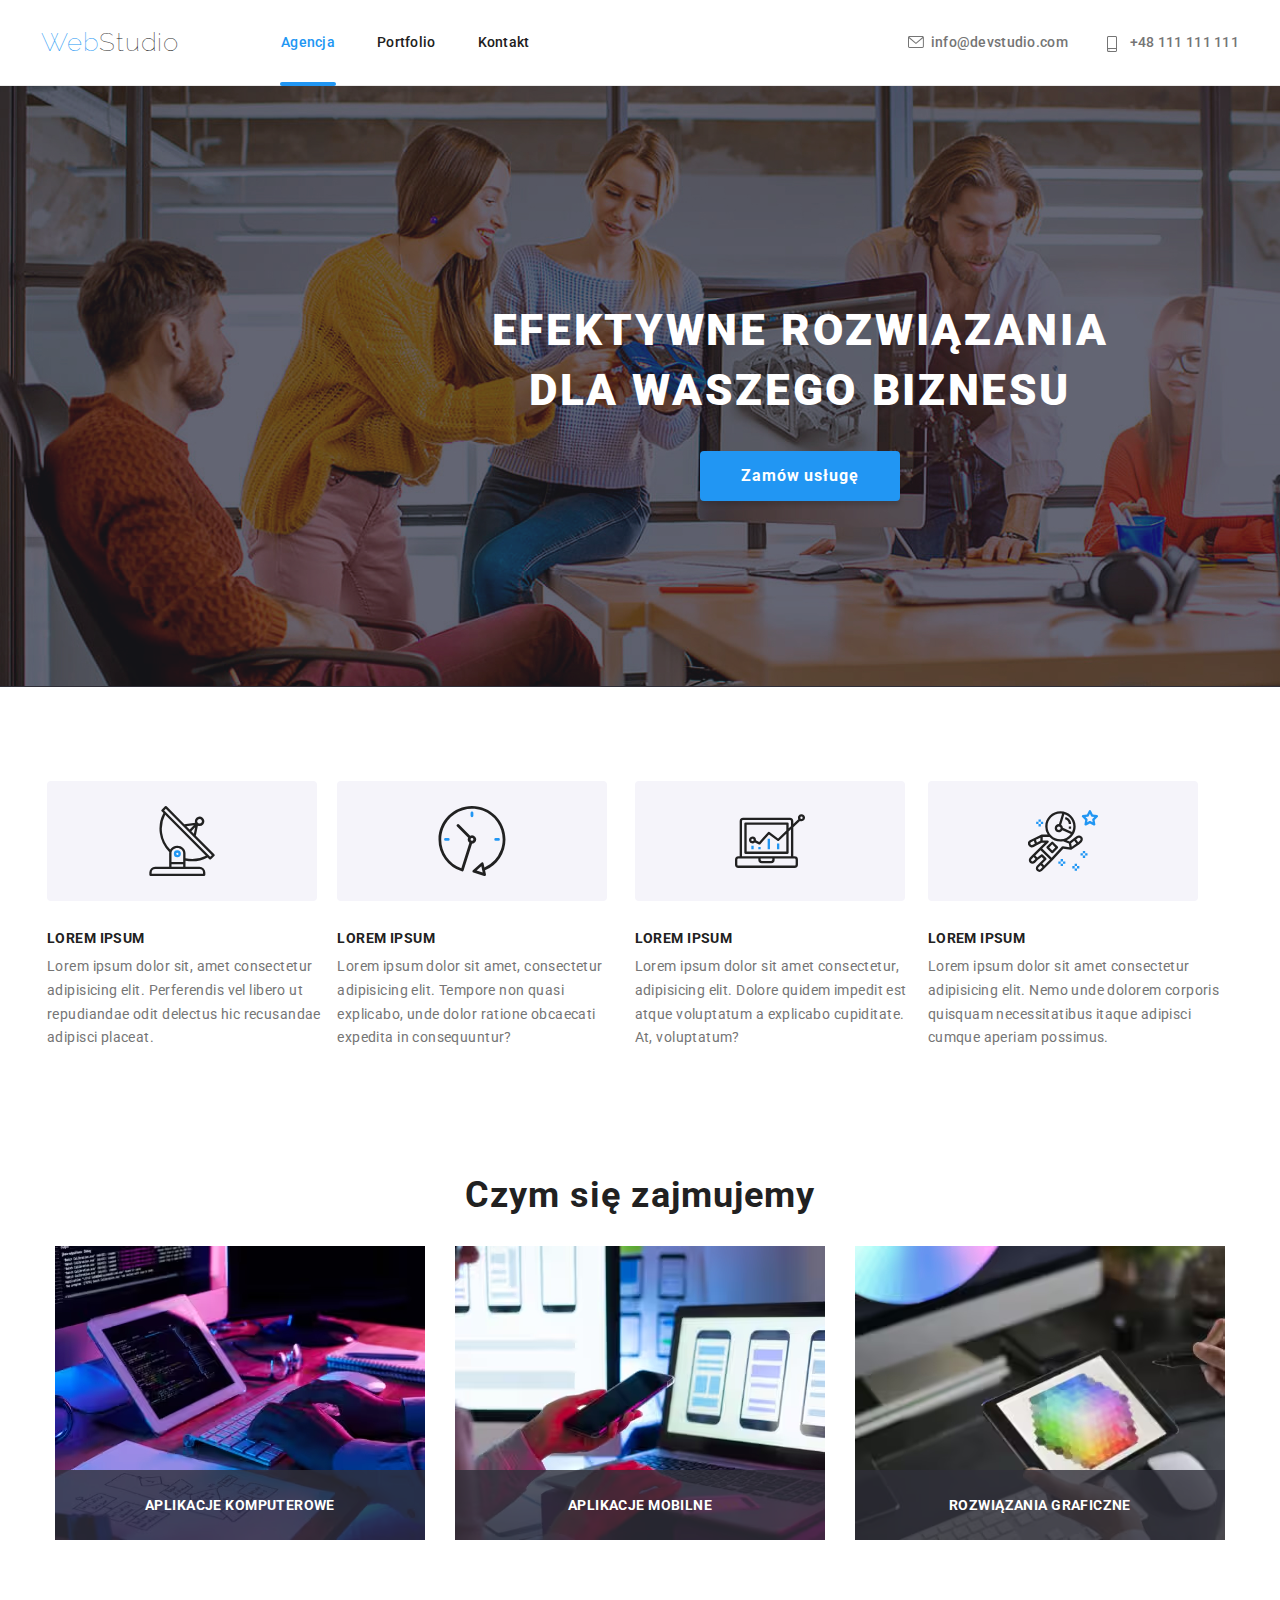
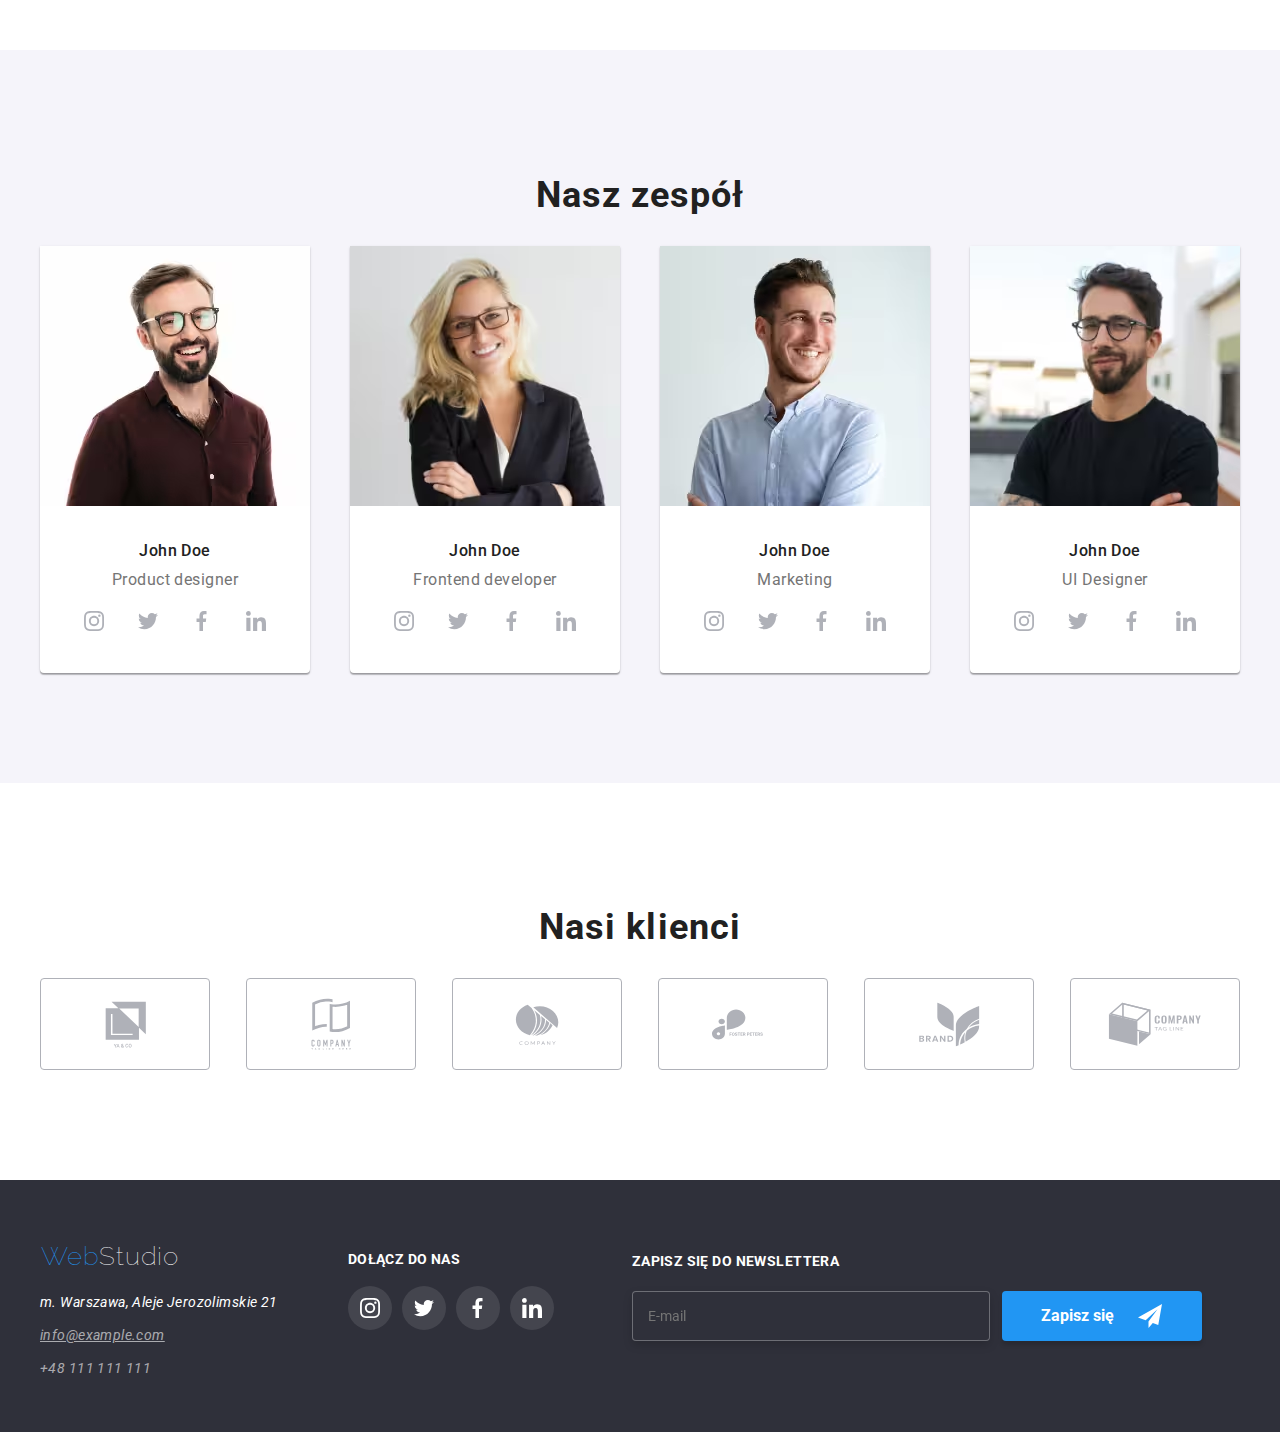
<file: index.html>
<!DOCTYPE html>
<html lang="pl">
  <head>
    <meta charset="UTF-8" />
    <meta http-equiv="X-UA-Compatible" content="IE=edge" />
    <meta name="viewport" content="width=device-width, initial-scale=1.0" />
    <link rel="stylesheet" href="./css/normalize.css" />
    <link rel="stylesheet" href="./css/main.min.css" />
    <link
      rel="stylesheet"
      href="https://fonts.googleapis.com/css?family=Raleway:700|Roboto:400,500,700,900"
    />
    <link rel="shortcut icon" href="#" />
    <title>Studio</title>
  </head>
  <body>

    <div class="modal modal--is-hidden" data-modal>
      <div class="modal__window">
        <!--przycisk zamykania okna modalnego-->
        <button class="modal__close-button" data-modal-close>
          <svg class="modal__close-vector" width="11px" height="11px">
            <use href="./images/icons.svg#icon-close-button"></use>
          </svg>
        </button>
        <!--formularz w oknie modalnym-->
        <div class="modal__form-container">
          <h2 class="modal__form-title">Zostaw swoje dane w formularzu poniżej</h2>
          <form name="modal__form">
          <ul class="modal__form-items-list">
            <li class="modal__form-item"><!--Imie form-modal-->
            <label class="modal__form-label" for="username">
              Imie
              <div class="modal__form-input">
               <svg class="modal__form-vector" width="12px" height="12px">
                <use href="./images/icons.svg#icon-name_icon_modal">
                </use>
                </svg><input class="modal_form-input" type="text" id="username" name="username"/>
                </div>
            </label>
          </li>
            <li class="modal__form-item"><!--Numer telefonu form-modal-->
              <label class="modal__form-label" for="phone-number">Telefon
                <div class="modal__form-input">
          <svg class="modal__form-vector" width="13px" height="13px">
                <use href="./images/icons.svg#icon-phone_icon_modal"></use>
          </svg>
          <input class="modal_form-input" type="text" id="phone-number" name="phone-number"/>
          </div></label>
          </li>
            <li class="modal__form-item"><!--E-mail form-modal-->
              <label class="modal__form-label" for="email">Email
                <div class="modal__form-input">
          <svg class="modal__form-vector" width="15px" height="12px">
                <use href="./images/icons.svg#icon-email_icon_modal"></use>
          </svg>
          <input class="modal_form-input" type="text" id="email" name="email"/>
          </div>
          </label>
            </li>
            <li class="modal__form-item"><!--Komentarz form-modal-->
              <label class="modal__form-label" for="user-description">Komentarz
         <textarea class="modal__form-textarea" name="user-description" id="user-description" cols="30" rows="10" placeholder="Wprowadź tekst"></textarea>
         </label>
          </li>
          </ul>
          <!--Checkbox i zgoda Regulaminu form-modal-->
          <label class="modal__form-agreement" for="checkbox">
              <input class="modal__form-input-checkbox" name="checkbox" id="checkbox" type="checkbox">
              <div class="modal__checkbox-icon">
                <svg class="modal__checkbox-vector" width="11px" height="8px">
                <use href="./images/icons.svg#icon-checkbox_modal"></use>
                </svg>
              </div>
              </input>
            <span class="modal__form-agreement-text">Oświadczam iż akceptuję <a class="modal__form-agreement-text-link" href="">Regulamin</a> i <a class="modal__form-agreement-text-link" href="">Politykę Prywatności.</a></span>
          </label>
          <button class="modal__form-button" type="submit">Wyślij</button>
          </form>
        </div>
      </div>
    </div>

    <header class="main-page-header">
      <div class="main-page-header__container">
        <div class="main-page-header__menu">
          <a class="main-page-header__logo-link" href="index.html" rel="noopener noreferrer nofollow">
            <p class="main-page-header__logo">
              <span class="main-page-header__logo--blue-text">Web</span>
              <span class="main-page-header__logo--black-text">Studio</span>
            </p>
          </a>
          <nav class="page-nav">
            <!--Nawigacja strony-->
            <div class="page-nav__element">
              <a
                class="page-nav__link page-nav__link--active"
                href="index.html"
                rel="noopener noreferrer nofollow"
                >Agencja</a
              >
            </div>
            <div class="page-nav__element">
              <a class="page-nav__link" href="portfolio.html" rel="noopener noreferrer nofollow"
                >Portfolio
              </a>
            </div>
            <div class="page-nav__element">
              <a class="page-nav__link" href="./kontakt" rel="noopener noreferrer nofollow">Kontakt</a>
            </div>
          </nav>
        </div>
        <div class="main-page-header__contact">
          <!--Dane kontaktowe-->
          <ul class="main-page-header__contact-items contact-top">
            <li class="main-page-header__contact-item">
              <a class="main-page-header__contact-link" href="mailto:info@devstudio.com">
                <svg class="main-page-header__contact-vector" width="16px" height="12px">
                  <use href="./images/icons.svg#icon-mail"></use>
                </svg>
                info@devstudio.com
              </a>
            </li>
            <li class="main-page-header__contact-item">
              <a class="main-page-header__contact-link" href="tel:+48111111111">
                <svg class="main-page-header__contact-vector" width="10px" height="16px">
                  <use href="./images/icons.svg#icon-tel"></use>
                </svg>
                +48 111 111 111
              </a>
            </li>
          </ul>
        </div>
      </div>
    </header>
    <main class="main-content">
      <div class="main-content__order">
        <!--Treść z głównym nagłówkiem i przyciskiem-->
        <div class="main-content__order_container">
          <ul class="main-content__order_items">
            <li class="main-content__order_item">
              <h1>
                <span class="main-content__order_item--white-text"
                  >EFEKTYWNE ROZWIĄZANIA<br />
                  DLA WASZEGO BIZNESU</span
                >
              </h1>
            </li>
            <li class="main-content__order_item">
              <button class="main-content__order_item_button" type="button" data-modal-open>
                Zamów usługę
              </button>
            </li>
          </ul>
        </div>
      </div>
      <div class="main-content_main-container main_container">
        <div class="main-container_content">
          <ul class="main-container_items-list">
            <li class="main-container_item">
              <div class="main-container_item-vector">
                <svg width="70px" height="70px">
                  <use href="./images/icons.svg#icon-antenna1"></use>
                </svg>
              </div>
              <h4 class="main-container_item-title">LOREM IPSUM</h4>
              <p class="main-container_item-text">
                Lorem ipsum dolor sit, amet consectetur adipisicing elit.
                Perferendis vel libero ut repudiandae odit delectus hic
                recusandae adipisci placeat.
              </p>
            </li>
            <li class="main-container_item">
              <div class="main-container_item-vector">
                <svg width="70px" height="70px">
                  <use href="./images/icons.svg#icon-clock1"></use>
                </svg>
              </div>
              <h4 class="main-container_item-title">LOREM IPSUM</h4>
              <p class="main-container_item-text">
                Lorem ipsum dolor sit amet, consectetur adipisicing elit.
                Tempore non quasi explicabo, unde dolor ratione obcaecati
                expedita in consequuntur?
              </p>
            </li>
            <li class="main-container_item">
              <div class="main-container_item-vector">
                <svg width="70px" height="70px">
                  <use href="./images/icons.svg#icon-diagram1"></use>
                </svg>
              </div>
              <h4 class="main-container_item-title">LOREM IPSUM</h4>
              <p class="main-container_item-text">
                Lorem ipsum dolor sit amet consectetur, adipisicing elit. Dolore
                quidem impedit est atque voluptatum a explicabo cupiditate. At,
                voluptatum?
              </p>
            </li>
            <li class="main-container_item">
              <div class="main-container_item-vector">
                <svg width="70px" height="70px">
                  <use href="./images/icons.svg#icon-astronaut1"></use>
                </svg>
              </div>
              <h4 class="main-container_item-title">LOREM IPSUM</h4>
              <p class="main-container_item-text">
                Lorem ipsum dolor sit amet consectetur adipisicing elit. Nemo
                unde dolorem corporis quisquam necessitatibus itaque adipisci
                cumque aperiam possimus.
              </p>
            </li>
          </ul>
        </div>
        <div class="main-content_profession profession">
          <h2 class="profession__title">Czym się zajmujemy</h2>
          <ul class="profession__items-list">
            <li class="profession__item">
              <!--Obraz po lewej-->
              <div class="profession__item-container">
                <div class="profession__item-content">
                  <p class="profession__item-title">APLIKACJE KOMPUTEROWE</p>
                </div>
                <picture>
                  <source
                    srcset="./images/picleft.avif"
                    type="image/avif"
                    width="370"
                    height="294"
                  />
                  <source
                    srcset="./images/picleft.png"
                    type="image/png"
                    width="370"
                    height="294"
                  />
                  <img
                    src="./images/picleft.jpg"
                    alt="Pisanie kodu to nasza pasja"
                    width="370"
                    height="294"
                  />
                </picture>
              </div>
            </li>
            <li class="profession__item">
              <!--Obraz w środku-->
              <div class="profession__item-container">
                <div class="profession__item-content">
                  <p class="profession__item-title">APLIKACJE MOBILNE</p>
                </div>
                <picture>
                  <source
                    srcset="./images/piccenter.avif"
                    type="image/avif"
                    width="370"
                    height="294"
                  />
                  <source
                    srcset="./images/piccenter.png"
                    type="image/png"
                    width="370"
                    height="294"
                  />
                  <img
                    src="./images/piccenter.jpg"
                    alt="Responsywność stron internetowych dostosowana do urządzeń"
                    width="370"
                    height="294"
                  />
                </picture>
              </div>
            </li>
            <li class="profession__item">
              <!--Obraz po prawej-->
              <div class="profession__item-container">
                <div class="profession__item-content">
                  <p class="profession__item-title">ROZWIĄZANIA GRAFICZNE</p>
                </div>
                <picture>
                  <source
                    srcset="./images/picright.avif"
                    type="image/avif"
                    width="370"
                    height="294"
                  />
                  <source
                    srcset="./images/picright.png"
                    type="image/png"
                    width="370"
                    height="294"
                  />
                  <img
                    src="./images/picright.jpg"
                    alt="Design i kolorystyka naszych stron zadowoli nawet najbardziej wymagających"
                    width="370"
                    height="294"
                  />
                </picture>
              </div>
            </li>
          </ul>
        </div>
      </div>
      <div class="main-content__team team">
        <div class="team__container">
          <h2 class="team__title">Nasz zespół</h2>
          <ul class="team__items-list">
            <li class="team__item">
              <!--Osoba 1-->
              <picture>
                <source
                  srcset="./images/team1.avif"
                  type="image/avif"
                  width="270"
                  height="260"
                />
                <source
                  srcset="./images/team1.png"
                  type="image/png"
                  width="270"
                  height="260"
                />
                <img
                  src="./images/team1.jpg"
                  alt="Uśmiechnięty Joe Doe w okularach i polo"
                  width="270"
                  height="260"
                />
              </picture>
              <!--Opis osoby 1-->
              <h4 class="team__item-name">John Doe</h4>
              <p class="team__item-description">Product designer</p>
              <ul class="team__socials-list">
                <li class="team__socials-item">
                  <svg class="team__socials-vector" width="20px" height="20px">
                    <use href="./images/icons.svg#icon-instagram"></use>
                  </svg>
                </li>
                <li class="team__socials-item">
                  <svg class="team__socials-vector" width="20px" height="20px">
                    <use href="./images/icons.svg#icon-twitter"></use>
                  </svg>
                </li>
                <li class="team__socials-item">
                  <svg class="team__socials-vector" width="20px" height="20px">
                    <use href="./images/icons.svg#icon-facebook"></use>
                  </svg>
                </li>
                <li class="team__socials-item">
                  <svg class="team__socials-vector" width="20px" height="20px">
                    <use href="./images/icons.svg#icon-linkedin"></use>
                  </svg>
                </li>
              </ul>
            </li>
            <li class="team__item">
              <!--Osoba 2-->
              <picture>
                <source
                  srcset="./images/team2.avif"
                  type="image/avif"
                  width="270"
                  height="260"
                />
                <source
                  srcset="./images/team2.png"
                  type="image/png"
                  width="270"
                  height="260"
                />
                <img
                  src="./images/team2.jpg"
                  alt="Pewna siebie blond włosa Joe w żakiecie"
                  width="270"
                  height="260"
                />
              </picture>
              <!--Opis osoby 2-->
              <h4 class="team__item-name">John Doe</h4>
              <p class="team__item-description">Frontend developer</p>
              <ul class="team__socials-list">
                <li class="team__socials-item">
                  <svg class="team__socials-vector" width="20px" height="20px">
                    <use href="./images/icons.svg#icon-instagram"></use>
                  </svg>
                </li>
                <li class="team__socials-item">
                  <svg class="team__socials-vector" width="20px" height="20px">
                    <use href="./images/icons.svg#icon-twitter"></use>
                  </svg>
                </li>
                <li class="team__socials-item">
                  <svg class="team__socials-vector" width="20px" height="20px">
                    <use href="./images/icons.svg#icon-facebook"></use>
                  </svg>
                </li>
                <li class="team__socials-item">
                  <svg class="team__socials-vector" width="20px" height="20px">
                    <use href="./images/icons.svg#icon-linkedin"></use>
                  </svg>
                </li>
              </ul>
            </li>
            <li class="team__item">
              <!--Osoba 3-->
              <picture>
                <source
                  srcset="./images/team3.avif"
                  type="image/avif"
                  width="270"
                  height="260"
                />
                <source
                  srcset="./images/team3.png"
                  type="image/png"
                  width="270"
                  height="260"
                />
                <img
                  src="./images/team3.jpg"
                  alt="Szczęśliwy Joe w jasnej koszuli"
                  width="270"
                  height="260"
                />
              </picture>
              <!--Opis osoby 3-->
              <h4 class="team__item-name">John Doe</h4>
              <p class="team__item-description">Marketing</p>
              <ul class="team__socials-list">
                <li class="team__socials-item">
                  <svg class="team__socials-vector" width="20px" height="20px">
                    <use href="./images/icons.svg#icon-instagram"></use>
                  </svg>
                </li>
                <li class="team__socials-item">
                  <svg class="team__socials-vector" width="20px" height="20px">
                    <use href="./images/icons.svg#icon-twitter"></use>
                  </svg>
                </li>
                <li class="team__socials-item">
                  <svg class="team__socials-vector" width="20px" height="20px">
                    <use href="./images/icons.svg#icon-facebook"></use>
                  </svg>
                </li>
                <li class="team__socials-item">
                  <svg class="team__socials-vector" width="20px" height="20px">
                    <use href="./images/icons.svg#icon-linkedin"></use>
                  </svg>
                </li>
              </ul>
            </li>
            <li class="team__item">
              <!--Osoba 4-->
              <picture>
                <source
                  srcset="./images/team4.avif"
                  type="image/avif"
                  width="270"
                  height="260"
                />
                <source
                  srcset="./images/team4.png"
                  type="image/png"
                  width="270"
                  height="260"
                />
                <img
                  src="./images/team4.jpg"
                  alt="Zadowolony Joe w okularach i t-shircie"
                  width="270"
                  height="260"
                />
              </picture>
              <!--Opis osoby 4-->
              <h4 class="team__item-name">John Doe</h4>
              <p class="team__item-description">UI Designer</p>
              <ul class="team__socials-list">
                <li class="team__socials-item">
                  <svg class="team__socials-vector" width="20px" height="20px">
                    <use href="./images/icons.svg#icon-instagram"></use>
                  </svg>
                </li>
                <li class="team__socials-item">
                  <svg class="team__socials-vector" width="20px" height="20px">
                    <use href="./images/icons.svg#icon-twitter"></use>
                  </svg>
                </li>
                <li class="team__socials-item">
                  <svg class="team__socials-vector" width="20px" height="20px">
                    <use href="./images/icons.svg#icon-facebook"></use>
                  </svg>
                </li>
                <li class="team__socials-item">
                  <svg class="team__socials-vector" width="20px" height="20px">
                    <use href="./images/icons.svg#icon-linkedin"></use>
                  </svg>
                </li>
              </ul>
            </li>
          </ul>
        </div>
      </div>
      <div class="main-content__clients clients">
        <div class="clients__container">
          <h2 class="clients__title">Nasi klienci</h2>
          <ul class="clients__items-list">
            <li class="clients__item">
              <!--Pierwszy klient--><svg class="clients__item-vector" width="41px" height="47px">
                <use href="./images/icons.svg#icon-company1"></use>
              </svg>
            </li>
            <li class="clients__item">
              <!--Drugi klient--><svg class="clients__item-vector" width="40px" height="52px">
                <use href="./images/icons.svg#icon-company2"></use>
              </svg>
            </li>
            <li class="clients__item">
              <!--Trzeci klient--><svg class="clients__item-vector" width="44px" height="41px">
                <use href="./images/icons.svg#icon-company3"></use>
              </svg>
            </li>
            <li class="clients__item">
              <!--Czwarty klient--><svg class="clients__item-vector" width="63px" height="45px">
                <use href="./images/icons.svg#icon-company4"></use>
              </svg>
            </li>
            <li class="clients__item">
              <!--Piąty klient--><svg class="clients__item-vector" width="63px" height="45px">
                <use href="./images/icons.svg#icon-company5"></use>
              </svg>
            </li>
            <li class="clients__item">
              <!--Szósty klient--><svg class="clients__item-vector" width="94px" height="44px">
                <use href="./images/icons.svg#icon-company6"></use>
              </svg>
            </li>
          </ul>
        </div>
      </div>
    </main>
    <footer class="page-footer">
      <div class="page-footer__container">
        <div class="page-footer__contact">
          <a class="page-footer__logo-link" href="index.html" rel="noopener noreferrer nofollow">
            <p class="page-footer__logo">
              <span class="page-footer__logo-blue">Web</span
              ><span class="page-footer__logo-white">Studio</span>
            </p>
          </a>
          <address class="page-footer__address address">
            <!--Dane kontaktowe stopka-->
            <p class="address__address">
              m. Warszawa, Aleje Jerozolimskie 21
            </p>
            <p class="address__mail">info@example.com</p>
            <p class="address__tel">+48 111 111 111</p>
          </address>
        </div>
        <div class="page-footer__middle">
          <p class="page-footer__middle-title">DOŁĄCZ DO NAS</p>
          <ul class="page-footer__socials-list">
            <li class="page-footer__socials-item">
              <svg class="page-footer__socials-vector" width="20px" height="20px">
                <use href="./images/icons.svg#icon-instagram"></use>
              </svg>
            </li>
            <li class="page-footer__socials-item">
              <svg class="page-footer__socials-vector" width="20px" height="20px">
                <use href="./images/icons.svg#icon-twitter"></use>
              </svg>
            </li>
            <li class="page-footer__socials-item">
              <svg class="page-footer__socials-vector" width="20px" height="20px">
                <use href="./images/icons.svg#icon-facebook"></use>
              </svg>
            </li>
            <li class="page-footer__socials-item">
              <svg class="page-footer__socials-vector" width="20px" height="20px">
                <use href="./images/icons.svg#icon-linkedin"></use>
              </svg>
            </li>
          </ul>
        </div>
        <div class="page-footer__right">
          <form name="page-footer__form-footer form-footer">
            <label class="form-footer__label" for="email-newsletter">ZAPISZ SIĘ DO NEWSLETTERA
            <div class="form-footer__container">
              <input class="form-footer__input" type="email" id="email" text="E-mail" name="email-newsletter" placeholder="E-mail"/>
            </label>
            <button class="form-footer__button" type="submit" name="email-newsletter">
              <p>Zapisz się</p>
              <svg class="form-footer__vector" width="24px" height="24px">
                <use href="./images/icons.svg#icon-send_icon_footer"></use>
              </svg>
            </button></div>
          </form>
        </div>
      </div>
    </footer>
    <script src="./js/modal.js"></script>
  </body>
</html>
</file>
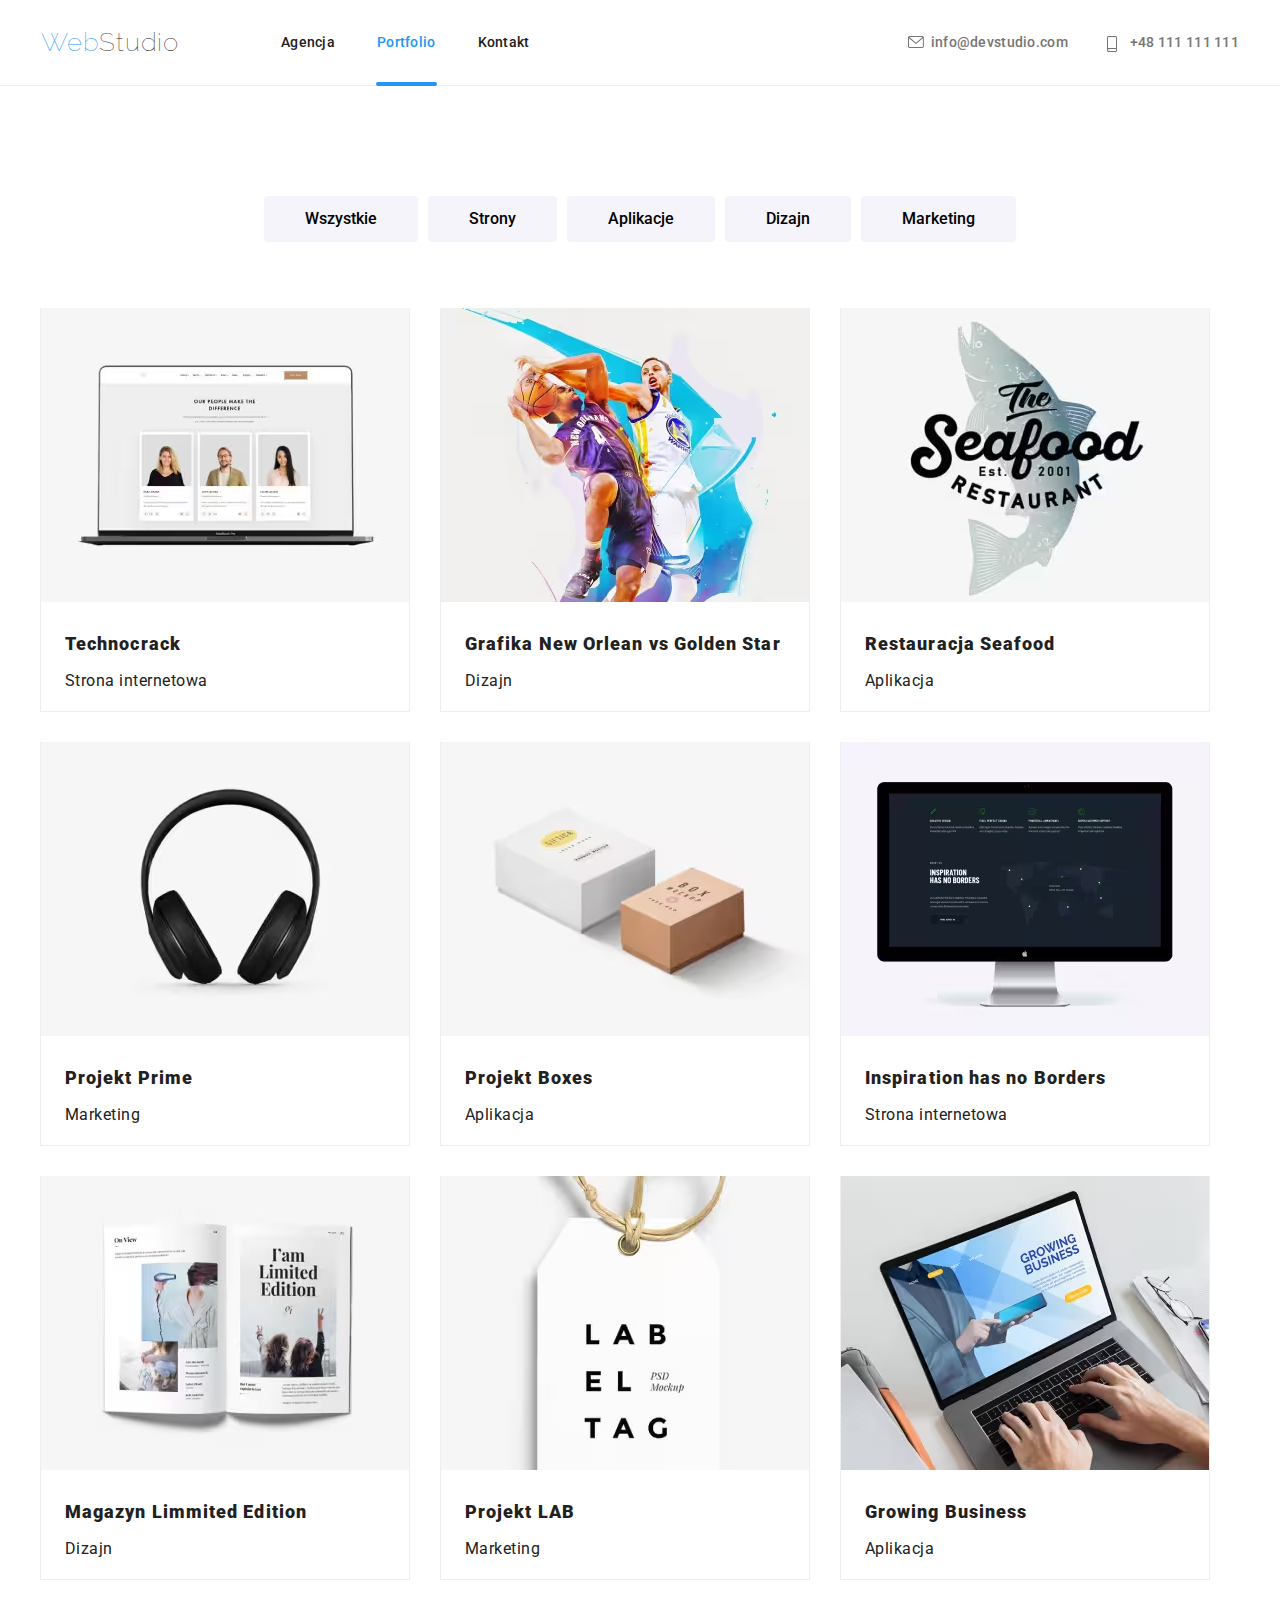
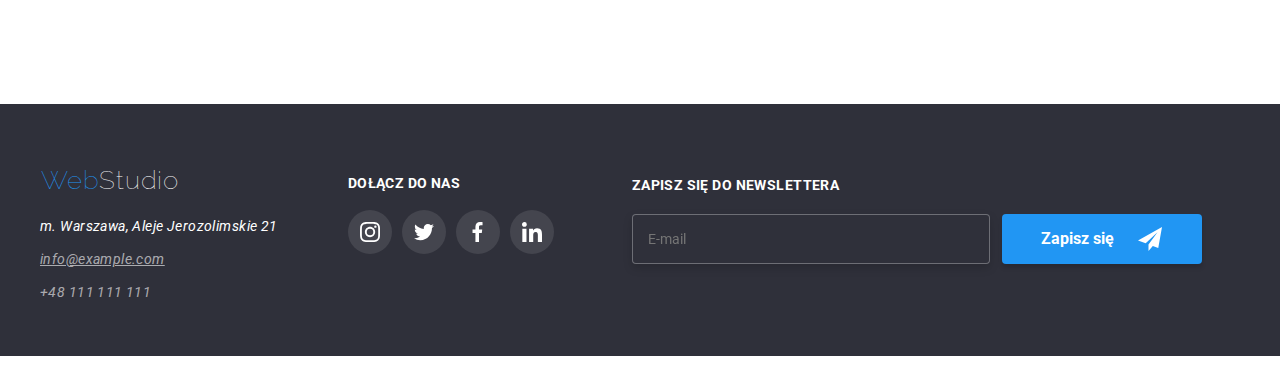
<file: portfolio.html>
<!DOCTYPE html>
<html lang="pl">
  <head>
    <meta charset="UTF-8" />
    <meta http-equiv="X-UA-Compatible" content="IE=edge" />
    <meta name="viewport" content="width=device-width, initial-scale=1.0" />
    <link rel="stylesheet" href="./css/normalize.css" />
    <link rel="stylesheet" href="./css/main.min.css" />
    <link
      rel="stylesheet"
      href="https://fonts.googleapis.com/css?family=Raleway:700|Roboto:400,500,700,900"
    />
    <link rel="shortcut icon" href="#" />
    <title>Portfolio</title>
  </head>
  <body>
    <header class="main-page-header">
      <div class="main-page-header__container">
        <div class="main-page-header__menu">
          <a class="main-page-header__logo-link" href="index.html" rel="noopener noreferrer nofollow">
            <p class="main-page-header__logo">
              <span class="main-page-header__logo--blue-text">Web</span>
              <span class="main-page-header__logo--black-text">Studio</span>
            </p>
          </a>
          <nav class="page-nav">
            <!--Nawigacja strony-->
            <div class="page-nav__element">
              <a
                class="page-nav__link"
                href="index.html"
                rel="noopener noreferrer nofollow"
                >Agencja</a
              >
            </div>
            <div class="page-nav__element">
              <a class="page-nav__link page-nav__link--active" href="portfolio.html" rel="noopener noreferrer nofollow"
                >Portfolio
              </a>
            </div>
            <div class="page-nav__element">
              <a class="page-nav__link" href="./kontakt" rel="noopener noreferrer nofollow">Kontakt</a>
            </div>
          </nav>
        </div>
        <div class="main-page-header__contact">
          <!--Dane kontaktowe-->
          <ul class="main-page-header__contact-items contact-top">
            <li class="main-page-header__contact-item">
              <a class="main-page-header__contact-link" href="mailto:info@devstudio.com">
                <svg class="main-page-header__contact-vector" width="16px" height="12px">
                  <use href="./images/icons.svg#icon-mail"></use>
                </svg>
                info@devstudio.com
              </a>
            </li>
            <li class="main-page-header__contact-item">
              <a class="main-page-header__contact-link" href="tel:+48111111111">
                <svg class="main-page-header__contact-vector" width="10px" height="16px">
                  <use href="./images/icons.svg#icon-tel"></use>
                </svg>
                +48 111 111 111
              </a>
            </li>
          </ul>
        </div>
      </div>
    </header>
    <main class="portfolio-main">
      <div class="portfolio-main__container">
        <ul class="portfolio-main__filter">
          <!--Przyciski filtru-->
          <li class="portfolio-main__filter-item"><button class="portfolio-main__filter-button" type="button" onclick="">Wszystkie</button></li>
          <li class="portfolio-main__filter-item"><button class="portfolio-main__filter-button" type="button" onclick="">Strony</button></li>
          <li class="portfolio-main__filter-item"><button class="portfolio-main__filter-button" type="button" onclick="">Aplikacje</button></li>
          <li class="portfolio-main__filter-item"><button class="portfolio-main__filter-button" type="button" onclick="">Dizajn</button></li>
          <li class="portfolio-main__filter-item"><button class="portfolio-main__filter-button" type="button" onclick="">Marketing</button></li>
        </ul>
      </div>
      <div class="portfolio-main__projects-container projects">
        <ul class="projects__items-list">
          <li class="projects__item">
            <!--Obraz nr1-->
            <div class="projects__picture">
              <div class="projects__overlay">
                <span class="projects__overlay-description">
                  Technocrack jest popularną platformą wykorzystywaną do
                  rozpowszechniania koronawirusa. Firmy wykorzystują tę
                  platformę do celów szpiegowskich i ataków na niezabezpieczone
                  serwery konkurencji
                </span>
              </div>
              <picture>
                <source
                  srcset="./images/img-p1.avif"
                  type="image/avif"
                  width="370"
                  height="294"
                />
                <source
                  srcset="./images/img-p1.png"
                  type="image/png"
                  width="370"
                  height="294"
                />
                <img
                  src="./images/img-p1.jpg"
                  alt="Podgląd strony internetowej Technocrack wyświetlanej na laptopie"
                  width="370"
                  height="294"
                />
              </picture>
            </div>
            <h4 class="projects__item-name">Technocrack</h4>
            <p class="projects__item-description">Strona internetowa</p>
          </li>
          <li class="projects__item">
            <!--Obraz nr2-->
            <div class="projects__picture">
              <div class="projects__overlay">
                <span class="projects__overlay-description">
                  Technocrack jest popularną platformą wykorzystywaną do
                  rozpowszechniania koronawirusa. Firmy wykorzystują tę
                  platformę do celów szpiegowskich i ataków na niezabezpieczone
                  serwery konkurencji
                </span>
              </div>
              <picture
                ><source
                  srcset="./images/img-p2.avif"
                  type="image/avif"
                  width="370"
                  height="294" />
                <source
                  srcset="./images/img-p2.png"
                  type="image/png"
                  width="370"
                  height="294" />
                <img
                  src="./images/img-p2.jpg"
                  alt="Dwójka koszykarzy w trakcie gry"
                  width="370"
                  height="294"
              /></picture>
            </div>
            <h4 class="projects__item-name">Grafika New Orlean vs Golden Star</h4>
            <p class="projects__item-description">Dizajn</p>
          </li>
          <li class="projects__item">
            <!--Obraz nr3-->
            <div class="projects__picture">
              <div class="projects__overlay">
                <span class="projects__overlay-description">
                  Technocrack jest popularną platformą wykorzystywaną do
                  rozpowszechniania koronawirusa. Firmy wykorzystują tę
                  platformę do celów szpiegowskich i ataków na niezabezpieczone
                  serwery konkurencji
                </span>
              </div>
              <picture
                ><source
                  srcset="./images/img-p3.avif"
                  type="image/avif"
                  width="370"
                  height="294" />
                <source
                  srcset="./images/img-p3.png"
                  type="image/png"
                  width="370"
                  height="294" />
                <img
                  src="./images/img-p3.jpg"
                  alt="Napis logo The Seafood Restaurant Est. 2001 na tle szarej ryby"
                  width="370"
                  height="294"
              /></picture>
            </div>
            <h4 class="projects__item-name">Restauracja Seafood</h4>
            <p class="projects__item-description">Aplikacja</p>
          </li>
          <li class="projects__item">
            <!--Obraz nr4-->
            <div class="projects__picture">
              <div class="projects__overlay">
                <span class="projects__overlay-description">
                  Technocrack jest popularną platformą wykorzystywaną do
                  rozpowszechniania koronawirusa. Firmy wykorzystują tę
                  platformę do celów szpiegowskich i ataków na niezabezpieczone
                  serwery konkurencji
                </span>
              </div>
              <picture
                ><source
                  srcset="./images/img-p4.avif"
                  type="image/avif"
                  width="370"
                  height="294" />
                <source
                  srcset="./images/img-p4.png"
                  type="image/png"
                  width="370"
                  height="294" />
                <img
                  src="./images/img-p4.jpg"
                  alt="Czarne słuchawki nauszne"
                  width="370"
                  height="294"
              /></picture>
            </div>
            <h4 class="projects__item-name">Projekt Prime</h4>
            <p class="projects__item-description">Marketing</p>
          </li>
          <li class="projects__item">
            <!--Obraz nr5-->
            <div class="projects__picture">
              <div class="projects__overlay">
                <span class="projects__overlay-description">
                  Technocrack jest popularną platformą wykorzystywaną do
                  rozpowszechniania koronawirusa. Firmy wykorzystują tę
                  platformę do celów szpiegowskich i ataków na niezabezpieczone
                  serwery konkurencji
                </span>
              </div>
              <picture
                ><source
                  srcset="./images/img-p5.avif"
                  type="image/avif"
                  width="370"
                  height="294" />
                <source
                  srcset="./images/img-p5.png"
                  type="image/png"
                  width="370"
                  height="294" />
                <img
                  src="./images/img-p5.jpg"
                  alt="Dwa pudełka w 3d"
                  width="370"
                  height="294"
              /></picture>
            </div>
            <h4 class="projects__item-name">Projekt Boxes</h4>
            <p class="projects__item-description">Aplikacja</p>
          </li>
          <li class="projects__item">
            <!--Obraz nr6-->
            <div class="projects__picture">
              <div class="projects__overlay">
                <span class="projects__overlay-description">
                  Technocrack jest popularną platformą wykorzystywaną do
                  rozpowszechniania koronawirusa. Firmy wykorzystują tę
                  platformę do celów szpiegowskich i ataków na niezabezpieczone
                  serwery konkurencji
                </span>
              </div>
              <picture
                ><source
                  srcset="./images/img-p6.avif"
                  type="image/avif"
                  width="370"
                  height="294" />
                <source
                  srcset="./images/img-p6.png"
                  type="image/png"
                  width="370"
                  height="294" />
                <img
                  src="./images/img-p6.jpg"
                  alt="Podgląd strony internetowej Inspiration has no borders wyświetlanej na monitorze"
                  width="370"
                  height="294"
              /></picture>
            </div>
            <h4 class="projects__item-name">Inspiration has no Borders</h4>
            <p class="projects__item-description">Strona internetowa</p>
          </li>
          <li class="projects__item">
            <!--Obraz nr7-->
            <div class="projects__picture">
              <div class="projects__overlay">
                <span class="projects__overlay-description">
                  Technocrack jest popularną platformą wykorzystywaną do
                  rozpowszechniania koronawirusa. Firmy wykorzystują tę
                  platformę do celów szpiegowskich i ataków na niezabezpieczone
                  serwery konkurencji
                </span>
              </div>
              <picture
                ><source
                  srcset="./images/img-p7.avif"
                  type="image/avif"
                  width="370"
                  height="294" />
                <source
                  srcset="./images/img-p7.png"
                  type="image/png"
                  width="370"
                  height="294" />
                <img
                  src="./images/img-p7.jpg"
                  alt="Otwarte czasopismo z ilustracjami i napisem I'am limited edition"
                  width="370"
                  height="294"
              /></picture>
            </div>
            <h4 class="projects__item-name">Magazyn Limmited Edition</h4>
            <p class="projects__item-description">Dizajn</p>
          </li>
          <li class="projects__item">
            <!--Obraz nr8-->
            <div class="projects__picture">
              <div class="projects__overlay">
                <span class="projects__overlay-description">
                  Technocrack jest popularną platformą wykorzystywaną do
                  rozpowszechniania koronawirusa. Firmy wykorzystują tę
                  platformę do celów szpiegowskich i ataków na niezabezpieczone
                  serwery konkurencji
                </span>
              </div>
              <picture
                ><source
                  srcset="./images/img-p8.avif"
                  type="image/avif"
                  width="370"
                  height="294" />
                <source
                  srcset="./images/img-p8.png"
                  type="image/png"
                  width="370"
                  height="294" />
                <img
                  src="./images/img-p8.jpg"
                  alt="Etykieta odzieżowa z napisem Label Tag"
                  width="370"
                  height="294"
              /></picture>
            </div>
            <h4 class="projects__item-name">Projekt LAB</h4>
            <p class="projects__item-description">Marketing</p>
          </li>
          <li class="projects__item">
            <!--Obraz nr9-->
            <div class="projects__picture">
              <div class="projects__overlay">
                <span class="projects__overlay-description">
                  Technocrack jest popularną platformą wykorzystywaną do
                  rozpowszechniania koronawirusa. Firmy wykorzystują tę
                  platformę do celów szpiegowskich i ataków na niezabezpieczone
                  serwery konkurencji
                </span>
              </div>
              <picture
                ><source
                  srcset="./images/img-p9.avif"
                  type="image/avif"
                  width="370"
                  height="294" />
                <source
                  srcset="./images/img-p9.png"
                  type="image/png"
                  width="370"
                  height="294" />
                <img
                  src="./images/img-p9.jpg"
                  alt="Ręce piszą na klawiaturze laptopa"
                  width="370"
                  height="294"
              /></picture>
            </div>
            <h4 class="projects__item-name">Growing Business</h4>
            <p class="projects__item-description">Aplikacja</p>
          </li>
        </ul>
      </div>
    </main>
    <footer class="page-footer">
      <div class="page-footer__container">
        <div class="page-footer__contact">
          <a class="page-footer__logo-link" href="index.html" rel="noopener noreferrer nofollow">
            <p class="page-footer__logo">
              <span class="page-footer__logo-blue">Web</span
              ><span class="page-footer__logo-white">Studio</span>
            </p>
          </a>
          <address class="page-footer__address address">
            <!--Dane kontaktowe stopka-->
            <p class="address__address">
              m. Warszawa, Aleje Jerozolimskie 21
            </p>
            <p class="address__mail">info@example.com</p>
            <p class="address__tel">+48 111 111 111</p>
          </address>
        </div>
        <div class="page-footer__middle">
          <p class="page-footer__middle-title">DOŁĄCZ DO NAS</p>
          <ul class="page-footer__socials-list">
            <li class="page-footer__socials-item">
              <svg class="page-footer__socials-vector" width="20px" height="20px">
                <use href="./images/icons.svg#icon-instagram"></use>
              </svg>
            </li>
            <li class="page-footer__socials-item">
              <svg class="page-footer__socials-vector" width="20px" height="20px">
                <use href="./images/icons.svg#icon-twitter"></use>
              </svg>
            </li>
            <li class="page-footer__socials-item">
              <svg class="page-footer__socials-vector" width="20px" height="20px">
                <use href="./images/icons.svg#icon-facebook"></use>
              </svg>
            </li>
            <li class="page-footer__socials-item">
              <svg class="page-footer__socials-vector" width="20px" height="20px">
                <use href="./images/icons.svg#icon-linkedin"></use>
              </svg>
            </li>
          </ul>
        </div>
        <div class="page-footer__right">
          <form name="page-footer__form-footer form-footer">
            <label class="form-footer__label" for="email-newsletter">ZAPISZ SIĘ DO NEWSLETTERA
            <div class="form-footer__container">
              <input class="form-footer__input" type="email" id="email" text="E-mail" name="email-newsletter" placeholder="E-mail"/>
            </label>
            <button class="form-footer__button" type="submit" name="email-newsletter">
              <p>Zapisz się</p>
              <svg class="form-footer__vector" width="24px" height="24px">
                <use href="./images/icons.svg#icon-send_icon_footer"></use>
              </svg>
            </button></div>
          </form>
        </div>
      </div>
    </footer>
    <script src="./js/modal.js"></script>
  </body>
</html>
</file>
<file: css/main.min.css>
body{background-color:#fff;color:#212121;font-family:"Roboto";display:-webkit-box;display:-ms-flexbox;display:flex;-webkit-box-orient:vertical;-webkit-box-direction:normal;-ms-flex-direction:column;flex-direction:column}.section{padding-top:94px;padding-bottom:94px}.container{width:1200px}ul{list-style-type:none}a{text-decoration:none;color:#212121;display:inline-block;padding:1px}button{border:none}button:hover{cursor:pointer}.address__address{color:#fff;margin:0;padding-top:20px;padding-bottom:9px}.address__mail{text-decoration-line:underline;color:rgba(255,255,255,.6);margin:0}.address__tel{color:rgba(255,255,255,.6);padding-bottom:60px;margin:0;padding-top:9px}.main-content{width:100%}.main-content__order{background-color:#2f303a;display:-webkit-box;display:-ms-flexbox;display:flex;-webkit-box-pack:center;-ms-flex-pack:center;justify-content:center;padding:170px 0px;background-image:url("../images/team-work.png");background-repeat:no-repeat;background-position:50% 50%;-webkit-box-shadow:inset 1600px 600px rgba(47,48,58,.4);box-shadow:inset 1600px 600px rgba(47,48,58,.4);background-size:contain;min-width:1600px}.main-content__order h1{text-align:center;font-size:44px;font-weight:900;letter-spacing:.06em;line-height:136%;text-transform:uppercase}.main-content__order_items{display:-webkit-box;display:-ms-flexbox;display:flex;-webkit-box-orient:vertical;-webkit-box-direction:normal;-ms-flex-direction:column;flex-direction:column;-webkit-box-pack:center;-ms-flex-pack:center;justify-content:center;-webkit-box-align:center;-ms-flex-align:center;align-items:center;padding-left:0}.main-content__order_item_button{background-color:#2196f3;color:#fff;-webkit-box-shadow:0px 4px 4px rgba(0,0,0,.1490196078);box-shadow:0px 4px 4px rgba(0,0,0,.1490196078);border-radius:4px;font-size:16px;font-weight:700;letter-spacing:.06em;line-height:188%;text-align:center;padding:10px 41px}.main-content__order_item--white-text{color:#fff}.main-content__team{background-color:#f5f4fa;display:-webkit-box;display:-ms-flexbox;display:flex;-webkit-box-pack:center;-ms-flex-pack:center;justify-content:center;padding-top:94px;padding-bottom:94px}.main-content__clients{display:-webkit-box;display:-ms-flexbox;display:flex;-webkit-box-orient:vertical;-webkit-box-direction:normal;-ms-flex-direction:column;flex-direction:column;-webkit-box-align:center;-ms-flex-align:center;align-items:center;text-align:center;padding-top:94px;padding-bottom:94px}.main-content_main-container{margin:0;display:-webkit-box;display:-ms-flexbox;display:flex;-webkit-box-orient:vertical;-webkit-box-direction:normal;-ms-flex-direction:column;flex-direction:column;-webkit-box-pack:center;-ms-flex-pack:center;justify-content:center;-webkit-box-align:center;-ms-flex-align:center;align-items:center}.main-page-header{border-bottom:1px solid #ececec;width:100%;display:-webkit-box;display:-ms-flexbox;display:flex;-webkit-box-pack:center;-ms-flex-pack:center;justify-content:center}.main-page-header__menu{display:-webkit-box;display:-ms-flexbox;display:flex;-webkit-box-orient:horizontal;-webkit-box-direction:normal;-ms-flex-direction:row;flex-direction:row}.main-page-header__container{display:-webkit-box;display:-ms-flexbox;display:flex;-webkit-box-orient:horizontal;-webkit-box-direction:normal;-ms-flex-direction:row;flex-direction:row;-webkit-box-pack:justify;-ms-flex-pack:justify;justify-content:space-between;-webkit-box-align:center;-ms-flex-align:center;align-items:center;width:1200px}.main-page-header__logo{padding-right:100px;font-family:"Raleway";font-size:26px;font-weight:1;letter-spacing:.03em;line-height:119%;display:-webkit-box;display:-ms-flexbox;display:flex}.main-page-header__logo--black-text{color:#212121}.main-page-header__logo--blue-text{color:#2196f3}.main-page-header__contact-link{color:#757575;font-size:14px;font-weight:500;letter-spacing:.02em;line-height:1;font-family:"Roboto";display:-webkit-box;display:-ms-flexbox;display:flex;-webkit-box-orient:horizontal;-webkit-box-direction:normal;-ms-flex-direction:row;flex-direction:row;-webkit-box-pack:justify;-ms-flex-pack:justify;justify-content:space-between;-webkit-transition:250ms cubic-bezier(0.4, 0, 0.2, 1);transition:250ms cubic-bezier(0.4, 0, 0.2, 1)}.main-page-header__contact-link:hover{color:#2196f3}.main-page-header__contact-link:hover svg{fill:#2196f3}.main-page-header__contact-link:focus{color:#2196f3}.main-page-header__contact-link:focus svg{fill:#2196f3}.main-page-header__contact-items{margin:0;padding-left:0px;display:-webkit-box;display:-ms-flexbox;display:flex;-webkit-box-orient:horizontal;-webkit-box-direction:normal;-ms-flex-direction:row;flex-direction:row;-webkit-box-pack:center;-ms-flex-pack:center;justify-content:center}.main-page-header__contact-item{-webkit-box-align:center;-ms-flex-align:center;align-items:center;position:relative;margin-left:30px}.main-page-header__contact-item:first-child{padding-right:30px}.main-page-header__contact-vector{fill:#757575;left:-22px;top:2px;-webkit-transition:fill 250ms cubic-bezier(0.4, 0, 0.2, 1);transition:fill 250ms cubic-bezier(0.4, 0, 0.2, 1);position:absolute}.page-footer{background-color:#2f303a;width:100%;display:-webkit-box;display:-ms-flexbox;display:flex;-ms-flex-pack:distribute;justify-content:space-around;height:252px}.page-footer__address p{font-size:14px;font-weight:400;letter-spacing:.03em;line-height:171%}.page-footer__address p:hover{color:#2196f3}.page-footer__address p:focus{color:#2196f3}.page-footer__container{width:1200px;display:-webkit-box;display:-ms-flexbox;display:flex;-webkit-box-orient:horizontal;-webkit-box-direction:normal;-ms-flex-direction:row;flex-direction:row;-webkit-box-pack:start;-ms-flex-pack:start;justify-content:flex-start;-webkit-box-align:center;-ms-flex-align:center;align-items:center}.page-footer__logo{margin:0;font-family:"Raleway";font-size:26px;font-weight:1;letter-spacing:.03em;line-height:119%}.page-footer__logo-blue{color:#2196f3}.page-footer__logo-white{color:#fff}.page-footer__logo-link{width:145px;height:31px;-webkit-transition:250ms cubic-bezier(0.4, 0, 0.2, 1);transition:250ms cubic-bezier(0.4, 0, 0.2, 1)}.page-footer__contact{margin-right:70px;height:100%;padding-top:60px}.page-footer__middle{height:100%;padding-top:72px}.page-footer__middle-title{font-size:14px;font-weight:700;letter-spacing:.03em;line-height:1;color:#fff;margin:0}.page-footer__right{padding-top:72px;margin-left:78px;height:100%}.page-footer__socials-list{padding-left:0;display:-webkit-box;display:-ms-flexbox;display:flex;-webkit-box-orient:horizontal;-webkit-box-direction:normal;-ms-flex-direction:row;flex-direction:row;-webkit-box-pack:justify;-ms-flex-pack:justify;justify-content:space-between;margin-top:20px;margin-bottom:0}.page-footer__socials-item{width:44px;height:44px;margin-left:10px;display:-webkit-box;display:-ms-flexbox;display:flex;-webkit-box-align:center;-ms-flex-align:center;align-items:center;-webkit-box-pack:center;-ms-flex-pack:center;justify-content:center;background:rgba(255,255,255,.1019607843);border-radius:50%;-webkit-transition:250ms cubic-bezier(0.4, 0, 0.2, 1);transition:250ms cubic-bezier(0.4, 0, 0.2, 1)}.page-footer__socials-item:first-child{margin-left:0}.page-footer__socials-item:hover{background:#2196f3;border-radius:50%}.page-footer__socials-item:focus{background:#2196f3;border-radius:50%}.page-footer__socials-vector{fill:#fff}.form-footer__label{font-size:14px;font-weight:700;letter-spacing:.03em;line-height:1;color:#fff;margin:0}.form-footer__vector{fill:#fff;margin-left:24px}.form-footer__button{width:200px;height:50px;background:#2196f3;-webkit-box-shadow:0px 4px 4px rgba(0,0,0,.1490196078);box-shadow:0px 4px 4px rgba(0,0,0,.1490196078);border-radius:4px;color:#fff;font-size:16px;font-weight:700;letter-spacing:0;line-height:188%;position:relative;display:-webkit-box;display:-ms-flexbox;display:flex;-webkit-box-pack:center;-ms-flex-pack:center;justify-content:center;-webkit-box-align:center;-ms-flex-align:center;align-items:center}.form-footer__container{display:-webkit-box;display:-ms-flexbox;display:flex;margin-top:20px}.form-footer__input{border:1px solid rgba(255,255,255,.3019607843);-webkit-filter:drop-shadow(0px 4px 4px rgba(0, 0, 0, 0.1490196078));filter:drop-shadow(0px 4px 4px rgba(0, 0, 0, 0.1490196078));border-radius:4px;background:#2f303a;width:358px;height:50px;padding-left:15px;margin-right:12px;color:#fff}.page-nav{font-size:14px;font-weight:500;letter-spacing:.02em;line-height:115%;-webkit-box-align:center;-ms-flex-align:center;align-items:center;display:-webkit-box;display:-ms-flexbox;display:flex;-webkit-box-orient:horizontal;-webkit-box-direction:normal;-ms-flex-direction:row;flex-direction:row;position:relative}.page-nav__link{-webkit-transition:250ms cubic-bezier(0.4, 0, 0.2, 1);transition:250ms cubic-bezier(0.4, 0, 0.2, 1)}.page-nav__link:hover{color:#2196f3}.page-nav__link:focus{color:#2196f3}.page-nav__link--active{color:#2196f3}.page-nav__link--active::after{content:"";width:100%;height:4px;display:inline-block;background-color:#2196f3;border-radius:2px;position:absolute;bottom:-1px;left:0px}.page-nav__element{margin-left:40px;height:100%;display:-webkit-box;display:-ms-flexbox;display:flex;-webkit-box-align:center;-ms-flex-align:center;align-items:center;position:relative}.page-nav__element:first-child{margin-left:0}.modal{position:fixed;background:rgba(0,0,0,.2);width:100%;height:100%;display:-webkit-box;display:-ms-flexbox;display:flex;-webkit-box-align:center;-ms-flex-align:center;align-items:center;-webkit-box-pack:center;-ms-flex-pack:center;justify-content:center;opacity:1;visibility:unset;-webkit-transition:-webkit-transform 250ms cubic-bezier(0.4, 0, 0.2, 1);transition:-webkit-transform 250ms cubic-bezier(0.4, 0, 0.2, 1);transition:transform 250ms cubic-bezier(0.4, 0, 0.2, 1);transition:transform 250ms cubic-bezier(0.4, 0, 0.2, 1), -webkit-transform 250ms cubic-bezier(0.4, 0, 0.2, 1);z-index:3}.modal--is-hidden{pointer-events:none;visibility:hidden;opacity:1;-webkit-transform:translateX(0) translateY(0) scale(0) rotate(0) skew(0);transform:translateX(0) translateY(0) scale(0) rotate(0) skew(0)}.modal__window{position:absolute;width:528px;height:581px;-webkit-box-shadow:0px 1px 3px rgba(0,0,0,.1215686275),0px 1px 1px rgba(0,0,0,.1411764706),0px 2px 1px rgba(0,0,0,.2);box-shadow:0px 1px 3px rgba(0,0,0,.1215686275),0px 1px 1px rgba(0,0,0,.1411764706),0px 2px 1px rgba(0,0,0,.2);border-radius:4px;background:#fff;overflow:hidden}.modal__form{display:-webkit-box;display:-ms-flexbox;display:flex;-webkit-box-orient:vertical;-webkit-box-direction:normal;-ms-flex-direction:column;flex-direction:column;-webkit-box-align:center;-ms-flex-align:center;align-items:center}.modal__form-container{display:-webkit-box;display:-ms-flexbox;display:flex;-webkit-box-orient:vertical;-webkit-box-direction:normal;-ms-flex-direction:column;flex-direction:column;-webkit-box-align:center;-ms-flex-align:center;align-items:center;height:100%;width:100%;margin-top:40px}.modal__form-title{font-size:20px;font-weight:900;letter-spacing:.03em;line-height:1;color:#212121;margin:0px}.modal__form-item{display:-webkit-box;display:-ms-flexbox;display:flex;-webkit-box-orient:vertical;-webkit-box-direction:normal;-ms-flex-direction:column;flex-direction:column;position:relative}.modal__form-items-list{display:-webkit-box;display:-ms-flexbox;display:flex;-webkit-box-orient:vertical;-webkit-box-direction:normal;-ms-flex-direction:column;flex-direction:column;-ms-flex-line-pack:justify;align-content:space-between;width:448px;padding:0px;margin:0px}.modal__form-vector{position:absolute;top:55%;left:13px;fill:#212121;-webkit-transition:fill 250ms cubic-bezier(0.4, 0, 0.2, 1);transition:fill 250ms cubic-bezier(0.4, 0, 0.2, 1)}.modal__form-textarea{border:1px solid rgba(33,33,33,.2);border-radius:4px;font-size:12px;font-weight:400;letter-spacing:.01em;line-height:1;color:rgba(117,117,117,.5019607843);padding:12px 16px;width:448px;height:120px;resize:none;margin-top:5px;-webkit-transition:border 250ms cubic-bezier(0.4, 0, 0.2, 1);transition:border 250ms cubic-bezier(0.4, 0, 0.2, 1)}.modal__form-textarea:focus{border:1px solid #2196f3}.modal__form-textarea:hover{border:1px solid #2196f3}.modal__form-input:focus svg{fill:#2196f3}.modal__form-input:hover svg{fill:#2196f3}.modal__form-input-checkbox{width:16px;height:15px;border:2px solid #000;border-radius:2px;position:absolute;top:37%;left:10px;display:none}.modal__form-input-checkbox:checked+.modal__checkbox-icon{content:"";visibility:visible}.modal__form-agreement{display:-webkit-box;display:-ms-flexbox;display:flex;-webkit-box-orient:horizontal;-webkit-box-direction:normal;-ms-flex-direction:row;flex-direction:row;width:100%;-webkit-box-pack:center;-ms-flex-pack:center;justify-content:center;position:relative;padding:0;position:relative}.modal__form-agreement-text{padding-left:15px;margin-top:16px;margin-bottom:30px;font-size:14px;font-weight:400;letter-spacing:.03em;line-height:171%;color:#757575}.modal__form-agreement-text::before{position:absolute;margin:auto;width:16px;height:15px;content:"";background:#fff;border-radius:2px;border:#000 solid 2px;top:20px;left:10px}.modal__form-agreement-text:hover{cursor:pointer}.modal__form-agreement-text-link{text-decoration-line:underline;color:#2196f3}.modal__form-label{font-size:12px;font-weight:400;letter-spacing:.01em;line-height:100%;color:#757575;padding-top:10px;padding-bottom:4px}.modal__form-button{position:absolute;top:85%;left:30%;width:200px;height:50px;background:#2196f3;-webkit-box-shadow:0px 4px 4px rgba(0,0,0,.1490196078);box-shadow:0px 4px 4px rgba(0,0,0,.1490196078);border-radius:4px;font-size:16px;font-weight:700;letter-spacing:.06em;line-height:188%;color:#fff}.modal_form-input{width:448px;height:40px;border:1px solid rgba(33,33,33,.2);border-radius:4px;margin-top:5px;font-size:12px;font-weight:400;letter-spacing:.03em;line-height:14px;padding-left:35px;-webkit-transition:border 250ms cubic-bezier(0.4, 0, 0.2, 1);transition:border 250ms cubic-bezier(0.4, 0, 0.2, 1)}.modal_form-input:focus{border:1px solid #2196f3}.modal_form-input:hover{border:1px solid #2196f3}.modal__close-button{position:absolute;top:8px;right:8px;width:30px;height:30px;border-radius:2px;border:1px solid rgba(0,0,0,.1019607843);background:#fff;border-radius:50%}.modal__checkbox-icon{position:absolute;margin:auto;width:16px;height:15px;display:block;visibility:hidden;top:20px;left:10px;background:#2196f3;border-radius:2px;z-index:2;-webkit-transition:250ms cubic-bezier(0.4, 0, 0.2, 1);transition:250ms cubic-bezier(0.4, 0, 0.2, 1)}.modal__checkbox-vector{position:absolute;top:3px;left:3px;fill:#fff}.portfolio-main{margin:0;display:-webkit-box;display:-ms-flexbox;display:flex;-webkit-box-orient:vertical;-webkit-box-direction:normal;-ms-flex-direction:column;flex-direction:column;-webkit-box-pack:center;-ms-flex-pack:center;justify-content:center;-webkit-box-align:center;-ms-flex-align:center;align-items:center;padding-top:94px;padding-bottom:94px}.portfolio-main ul{padding-left:0}.portfolio-main__filter{text-align:center;display:-webkit-box;display:-ms-flexbox;display:flex;-webkit-box-align:row;-ms-flex-align:row;align-items:row;-webkit-box-pack:center;-ms-flex-pack:center;justify-content:center}.portfolio-main__filter-button{background-color:#f5f4fa;border-radius:4px;padding:10px 41px;margin-left:5px;margin-right:5px;margin-bottom:34px;font-size:16px;font-weight:500;letter-spacing:3%;line-height:162%;-webkit-transition:250ms cubic-bezier(0.4, 0, 0.2, 1);transition:250ms cubic-bezier(0.4, 0, 0.2, 1)}.portfolio-main__filter-button:hover{background-color:#2196f3;color:#fff;-webkit-box-shadow:0px 3px 1px rgba(0,0,0,.1019607843),0px 1px 2px rgba(0,0,0,.0784313725),0px 2px 2px rgba(0,0,0,.1215686275);box-shadow:0px 3px 1px rgba(0,0,0,.1019607843),0px 1px 2px rgba(0,0,0,.0784313725),0px 2px 2px rgba(0,0,0,.1215686275)}.portfolio-main__filter-button:focus{background-color:#2196f3;color:#fff;-webkit-box-shadow:0px 3px 1px rgba(0,0,0,.1019607843),0px 1px 2px rgba(0,0,0,.0784313725),0px 2px 2px rgba(0,0,0,.1215686275);box-shadow:0px 3px 1px rgba(0,0,0,.1019607843),0px 1px 2px rgba(0,0,0,.0784313725),0px 2px 2px rgba(0,0,0,.1215686275)}.portfolio-main__container{width:1200px}.portfolio-main__projects-container{width:1200px}.profession{width:1200px;padding-top:94px;padding-bottom:94px}.profession__title{font-size:36px;font-weight:700;letter-spacing:.03em;line-height:117%;text-align:center}.profession__item{padding-left:30px}.profession__item-container{width:370px;height:294px;position:relative}.profession__item-content{position:absolute;bottom:0px;width:370px;height:70px;background:rgba(47,48,58,.8)}.profession__item-title{font-size:14px;font-weight:700;letter-spacing:.03em;line-height:16px;text-align:center;text-transform:uppercase;color:#fff;padding:27px 90px;margin:0px}.profession__items-list{display:-webkit-box;display:-ms-flexbox;display:flex;-webkit-box-pack:center;-ms-flex-pack:center;justify-content:center;padding-left:0px}li.profession__item:first-child{padding-left:0px}.team__container{width:1200px}.team__items-list{display:-webkit-box;display:-ms-flexbox;display:flex;-webkit-box-orient:horizontal;-webkit-box-direction:normal;-ms-flex-direction:row;flex-direction:row;-webkit-box-pack:justify;-ms-flex-pack:justify;justify-content:space-between;padding-left:0}.team__title{font-size:36px;font-weight:700;letter-spacing:.03em;line-height:117%;text-align:center}.team__item{background-color:#fff;-webkit-box-shadow:0px 1px 3px rgba(0,0,0,.1215686275),0px 1px 1px rgba(0,0,0,.1411764706),0px 2px 1px rgba(0,0,0,.2);box-shadow:0px 1px 3px rgba(0,0,0,.1215686275),0px 1px 1px rgba(0,0,0,.1411764706),0px 2px 1px rgba(0,0,0,.2);border-radius:0px 0px 4px 4px}.team__item-name{font-size:16px;font-weight:500;letter-spacing:.03em;line-height:19px;text-align:center;color:#212121;margin:0;padding-top:30px}.team__item-description{font-size:16px;font-weight:400;letter-spacing:.03em;line-height:19px;text-align:center;color:#757575;padding-bottom:10px;padding-top:10px;margin:0}.team__socials-item{-webkit-box-shadow:none;box-shadow:none;width:44px;height:44px;margin-left:10px;display:-webkit-box;display:-ms-flexbox;display:flex;-webkit-box-align:center;-ms-flex-align:center;align-items:center;-webkit-box-pack:center;-ms-flex-pack:center;justify-content:center;background:#fff;border-radius:50%;-webkit-transition:background-color 250ms cubic-bezier(0.4, 0, 0.2, 1);transition:background-color 250ms cubic-bezier(0.4, 0, 0.2, 1)}.team__socials-item:first-child{margin-left:0}.team__socials-item:hover{background-color:#2196f3}.team__socials-item:hover .team__socials-vector{fill:#fff}.team__socials-item:focus{background-color:#2196f3}.team__socials-item:focus .team__socials-vector{fill:#fff}.team__socials-vector{fill:#afb1b8;-webkit-transition:fill 250ms cubic-bezier(0.4, 0, 0.2, 1);transition:fill 250ms cubic-bezier(0.4, 0, 0.2, 1)}.team__socials-list{padding-left:0;text-align:center;display:-webkit-box;display:-ms-flexbox;display:flex;-webkit-box-orient:horizontal;-webkit-box-direction:normal;-ms-flex-direction:row;flex-direction:row;-webkit-box-pack:center;-ms-flex-pack:center;justify-content:center;margin-bottom:30px}.main-container_content{width:1200px}.main-container_items-list{font-size:14px;font-weight:400;letter-spacing:.03em;line-height:1;display:-webkit-box;display:-ms-flexbox;display:flex;padding-top:94px;padding-left:0;padding-bottom:0;margin:0}.main-container_item{padding:0 7px}.main-container_item-title{margin:0;padding-top:30px;padding-bottom:10px}.main-container_item-text{line-height:171%;color:#757575;margin:0}.main-container_item-vector{width:270px;height:120px;background:#f5f4fa;border-radius:4px;display:-webkit-box;display:-ms-flexbox;display:flex;-webkit-box-align:center;-ms-flex-align:center;align-items:center;-webkit-box-pack:center;-ms-flex-pack:center;justify-content:center}.projects__picture{position:relative;overflow:hidden}.projects__overlay{position:absolute;width:370px;height:294px;background:rgba(33,150,243,.9019607843);-webkit-transform:translateY(101%);transform:translateY(101%);-webkit-transition:-webkit-transform 250ms cubic-bezier(0.4, 0, 0.2, 1);transition:-webkit-transform 250ms cubic-bezier(0.4, 0, 0.2, 1);transition:transform 250ms cubic-bezier(0.4, 0, 0.2, 1);transition:transform 250ms cubic-bezier(0.4, 0, 0.2, 1), -webkit-transform 250ms cubic-bezier(0.4, 0, 0.2, 1);width:100%;height:100%;padding:49px 45px 49px 24px}.projects__overlay-description{font-size:18px;font-weight:400;letter-spacing:.03em;line-height:156%;color:#fff;margin:0}.projects__item{width:370px;height:404px;margin-top:30px;position:relative;overflow:hidden;-webkit-transition:-webkit-box-shadow 250ms cubic-bezier(0.4, 0, 0.2, 1);transition:-webkit-box-shadow 250ms cubic-bezier(0.4, 0, 0.2, 1);transition:box-shadow 250ms cubic-bezier(0.4, 0, 0.2, 1);transition:box-shadow 250ms cubic-bezier(0.4, 0, 0.2, 1), -webkit-box-shadow 250ms cubic-bezier(0.4, 0, 0.2, 1);border-bottom:1px solid #eee;border-left:1px solid #eee;border-right:1px solid #eee}.projects__item:hover{-webkit-box-shadow:0px 1px 1px rgba(0,0,0,.1215686275),0px 4px 4px rgba(0,0,0,.0588235294),1px 4px 6px rgba(0,0,0,.1607843137);box-shadow:0px 1px 1px rgba(0,0,0,.1215686275),0px 4px 4px rgba(0,0,0,.0588235294),1px 4px 6px rgba(0,0,0,.1607843137)}.projects__item:hover .projects__overlay{-webkit-transform:translateY(0);transform:translateY(0)}.projects__item:nth-child(3n+2){margin-left:30px;margin-right:30px}.projects__item-name{font-size:18px;font-weight:900;letter-spacing:.06em;line-height:200%;padding-left:24px;padding-right:24px;margin-top:20px;margin-bottom:0}.projects__item-description{font-size:16px;font-weight:400;letter-spacing:.03em;line-height:188%;padding-left:24px;margin-bottom:20px;margin-top:4px}.projects__items-list{display:-webkit-box;display:-ms-flexbox;display:flex;-webkit-box-orient:horizontal;-webkit-box-direction:normal;-ms-flex-direction:row;flex-direction:row;-ms-flex-wrap:wrap;flex-wrap:wrap;margin-bottom:30px;padding-left:0}.projects__items-list .projects__item:nth-child(-n+3){margin-top:0}.clients__container{width:1200px}.clients__title{font-size:36px;font-weight:700;letter-spacing:.03em;line-height:42px}.clients__item{border:1px solid #afb1b8;width:170px;height:92px;border-radius:4px;margin-left:30px;display:-webkit-box;display:-ms-flexbox;display:flex;-webkit-box-align:center;-ms-flex-align:center;align-items:center;-webkit-box-pack:center;-ms-flex-pack:center;justify-content:center;-webkit-transition:border 250ms cubic-bezier(0.4, 0, 0.2, 1);transition:border 250ms cubic-bezier(0.4, 0, 0.2, 1)}.clients__item:first-child{margin-left:0}.clients__item:hover{border:1px solid #2196f3}.clients__item:hover svg{fill:#2196f3}.clients__item:focus{border:1px solid #2196f3}.clients__item:focus svg{fill:#2196f3}.clients__item-vector{fill:#afb1b8;-webkit-transition:fill 250ms cubic-bezier(0.4, 0, 0.2, 1);transition:fill 250ms cubic-bezier(0.4, 0, 0.2, 1)}.clients__items-list{display:-webkit-box;display:-ms-flexbox;display:flex;-webkit-box-orient:horizontal;-webkit-box-direction:normal;-ms-flex-direction:row;flex-direction:row;-webkit-box-pack:justify;-ms-flex-pack:justify;justify-content:space-between;padding-left:0}/*# sourceMappingURL=main.min.css.map */
</file>
